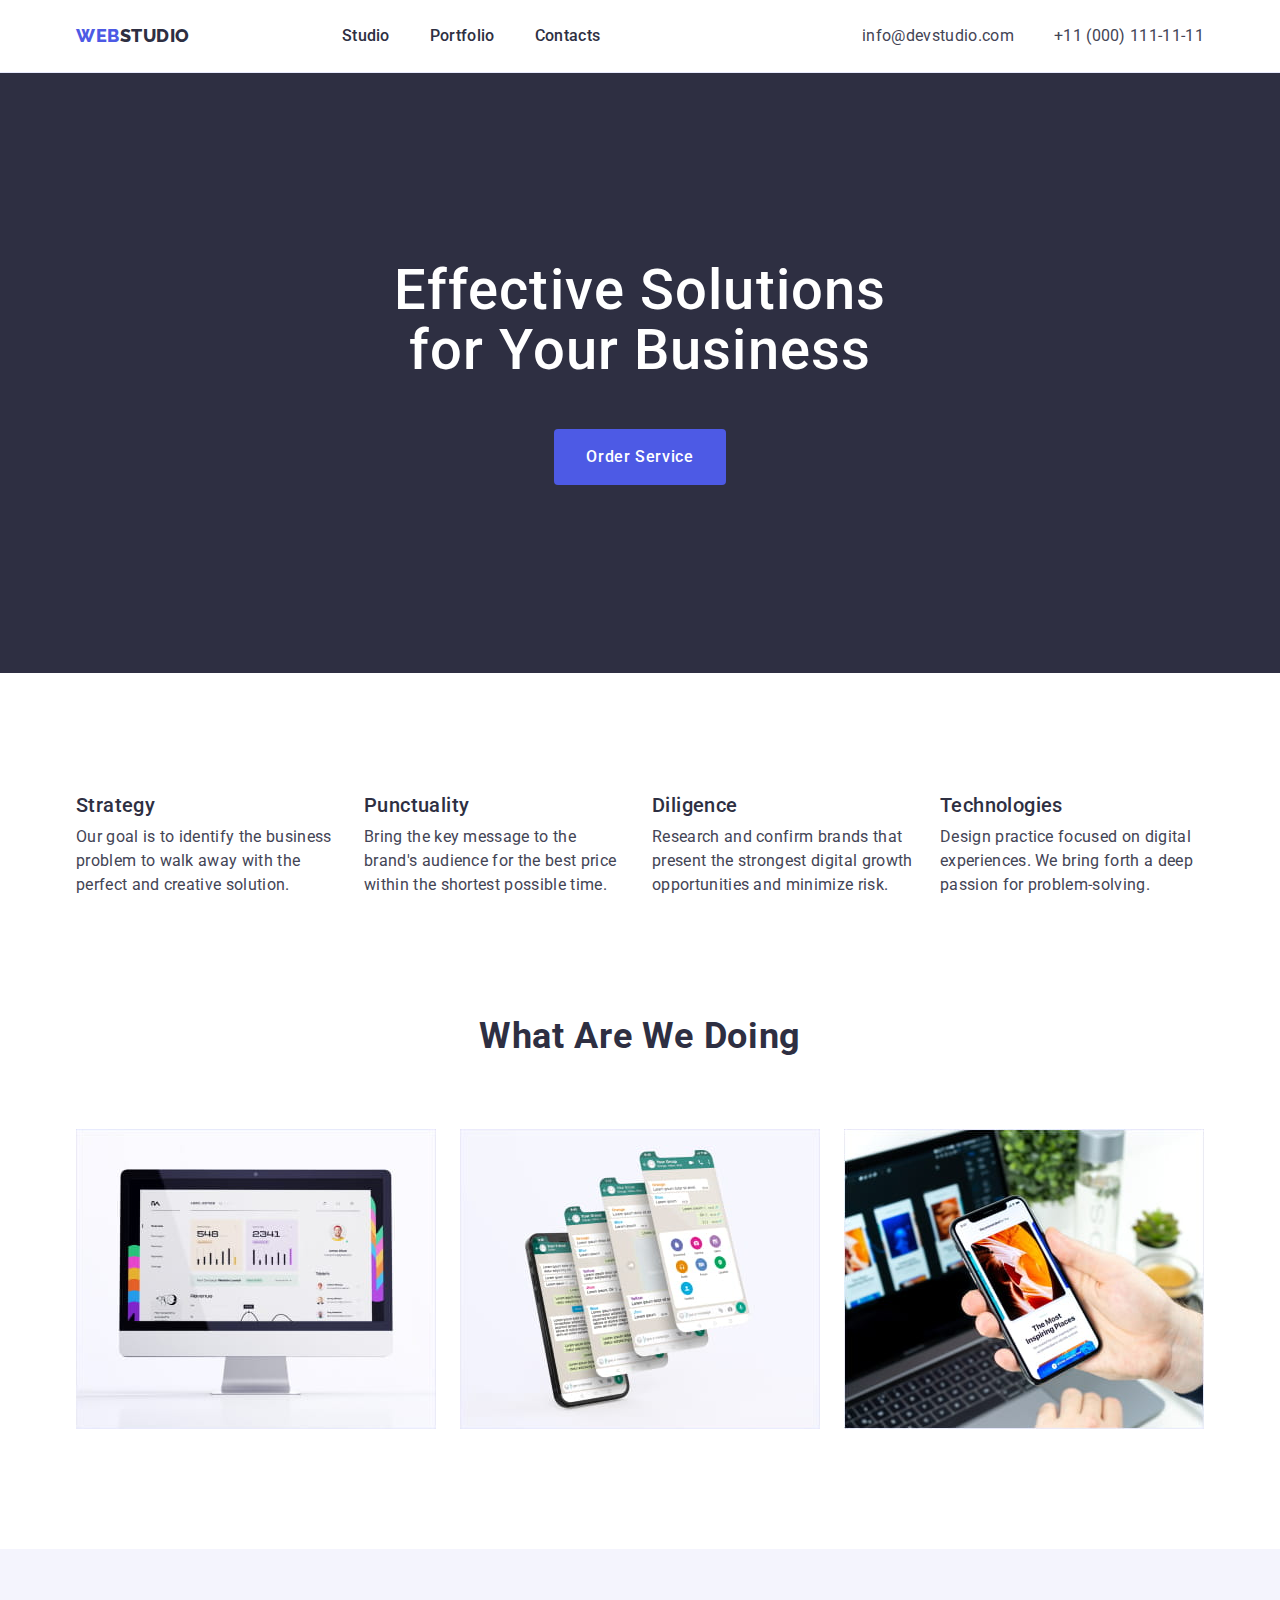
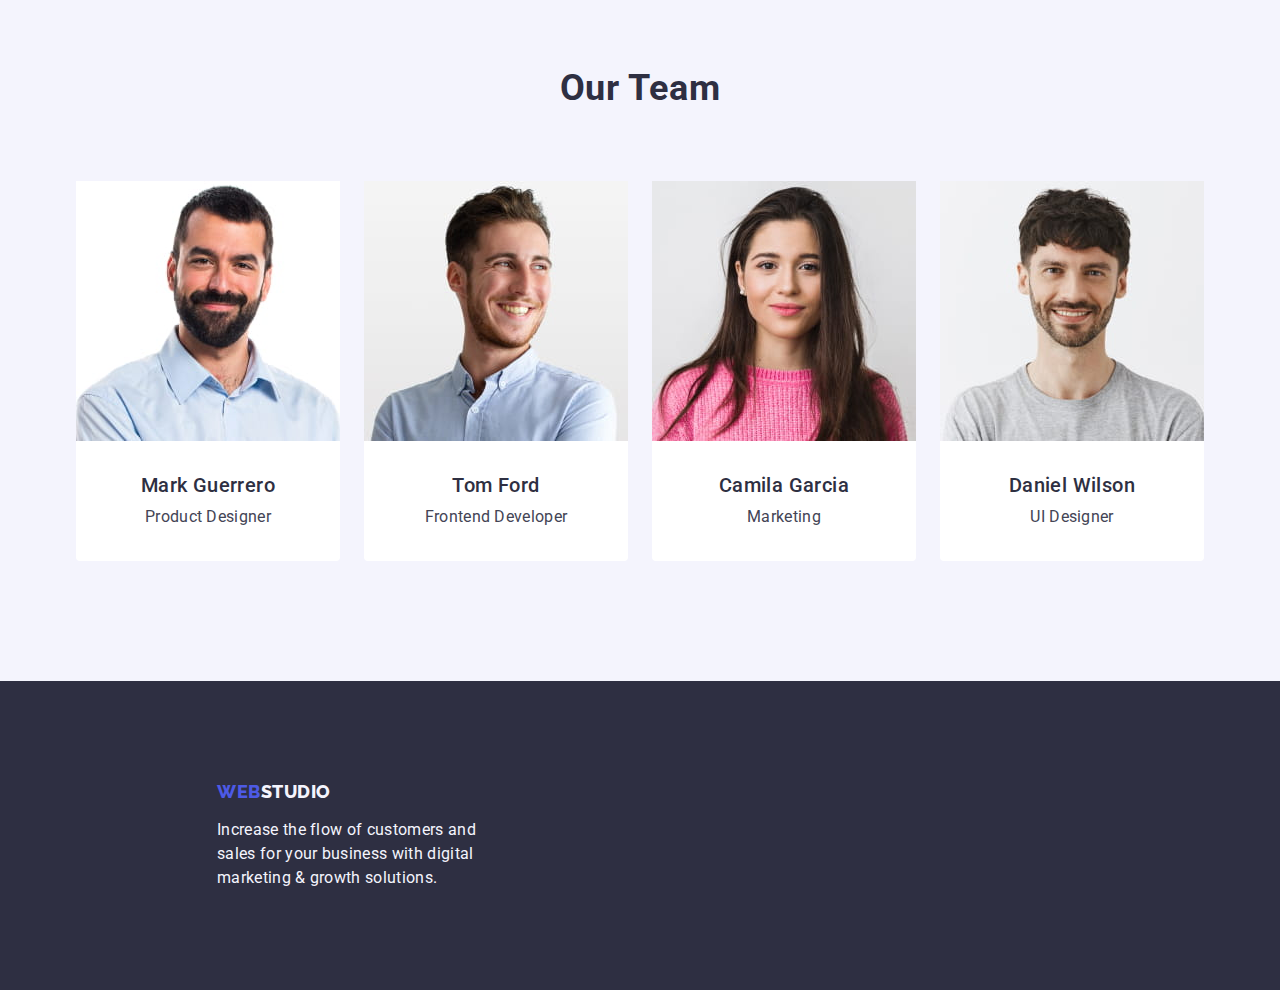
<file: index.html>
<!DOCTYPE html>
<html lang="en">
  <head>
    <meta charset="UTF-8" />
    <meta http-equiv="X-UA-Compatible" content="IE=edge" />
    <meta name="viewport" content="width=device-width, initial-scale=1.0" />
    <meta name="description" content="web solution for business" />
    <link rel="preconnect" href="https://fonts.googleapis.com" />
    <link rel="preconnect" href="https://fonts.gstatic.com" crossorigin />
    <link
      href="https://fonts.googleapis.com/css2?family=Raleway:wght@800&family=Roboto:wght@400;500;700;900&display=swap"
      rel="stylesheet"
    />
    <link
      rel="stylesheet"
      href="https://cdn.jsdelivr.net/npm/modern-normalize@2.0.0/modern-normalize.min.css"
    />
    <link rel="stylesheet" href="./css/styles.css" />
    <title>Web Studio</title>
  </head>

  <body class="page">
    <header class="header">
      <div class="container container-header">
        <nav class="header-nav">
          <a class="header-logo-link link" href="./index.html"
            >Web<span class="header-logo-accent">Studio</span></a
          >
          <ul class="header-nav-list list">
            <li class="header-nav-item">
              <a class="header-nav-link link" href="./index.html">Studio</a>
            </li>
            <li class="header-nav-item">
              <a class="header-nav-link link" href="./portfolio.html"
                >Portfolio</a
              >
            </li>
            <li class="header-nav-item">
              <a class="header-nav-link link" href="">Contacts</a>
            </li>
          </ul>
        </nav>

        <address class="header-address">
          <ul class="header-address-list list">
            <li class="header-address-item">
              <a
                class="header-address-link link"
                href="mailto:info@devstudio.com"
                >info@devstudio.com</a
              >
            </li>
            <li class="header-address-item">
              <a class="header-address-link link" href="tel:+110001111111"
                >+11 (000) 111-11-11</a
              >
            </li>
          </ul>
        </address>
      </div>
    </header>

    <main class="main">
      <!-- First section -->
      <section class="hero">
        <div class="container container-hero">
          <h1 class="hero-title">Effective Solutions for Your Business</h1>
          <button class="hero-button button" type="button">
            Order Service
          </button>
        </div>
      </section>

      <!-- SwiftTech section -->
      <section class="swifttech">
        <div class="container container-swifttech">
          <h2 class="swifttech-title visually-hidden">SwiftTech</h2>
          <ul class="swifttech-list list">
            <li class="swifttech-item">
              <h3 class="swifttech-subtitle">Strategy</h3>
              <p class="swifttech-text">
                Our goal is to identify the business problem to walk away with
                the perfect and creative solution.
              </p>
            </li>
            <li class="swifttech-item">
              <h3 class="swifttech-subtitle">Punctuality</h3>
              <p class="swifttech-text">
                Bring the key message to the brand's audience for the best price
                within the shortest possible time.
              </p>
            </li>
            <li class="swifttech-item">
              <h3 class="swifttech-subtitle">Diligence</h3>
              <p class="swifttech-text">
                Research and confirm brands that present the strongest digital
                growth opportunities and minimize risk.
              </p>
            </li>
            <li class="swifttech-item">
              <h3 class="swifttech-subtitle">Technologies</h3>
              <p class="swifttech-text">
                Design practice focused on digital experiences. We bring forth a
                deep passion for problem-solving.
              </p>
            </li>
          </ul>
        </div>
      </section>

      <!-- What are we doing section -->
      <section class="doing">
        <div class="container container-doing">
          <h2 class="doing-title">What are we doing</h2>
          <ul class="doing-list list">
            <li class="doing-item">
              <img
                class="doing-img"
                src="./images/doing1.jpg"
                alt="What are we doing"
                width="360"
                height="300"
              />
            </li>
            <li class="doing-item">
              <img
                class="doing-img"
                src="./images/doing2.jpg"
                alt="What are we doing"
                width="360"
                height="300"
              />
            </li>
            <li class="doing-item">
              <img
                class="doing-img"
                src="./images/doing3.jpg"
                alt="What are we doing"
                width="360"
                height="300"
              />
            </li>
          </ul>
        </div>
      </section>

      <!-- Team section -->
      <section class="team">
        <div class="container container-team">
          <h2 class="team-title">Our Team</h2>
          <ul class="team-list list">
            <li class="team-item">
              <img
                class="team-img"
                src="./images/team1.jpg"
                alt="Mark Guerrero"
                width="264"
                height="260"
              />
              <div class="team-description">
                <h3 class="team-subtitle">Mark Guerrero</h3>
                <p class="team-text">Product Designer</p>
              </div>
            </li>
            <li class="team-item">
              <img
                class="team-img"
                src="./images/team2.jpg"
                alt="Tom Ford"
                width="264"
                height="260"
              />
              <div class="team-description">
                <h3 class="team-subtitle">Tom Ford</h3>
                <p class="team-text">Frontend Developer</p>
              </div>
            </li>
            <li class="team-item">
              <img
                class="team-img"
                src="./images/team3.jpg"
                alt="Camila Garcia"
                width="264"
                height="260"
              />
              <div class="team-description">
                <h3 class="team-subtitle">Camila Garcia</h3>
                <p class="team-text">Marketing</p>
              </div>
            </li>
            <li class="team-item">
              <img
                class="team-img"
                src="./images/team4.jpg"
                alt="Daniel Wilson"
                width="264"
                height="260"
              />
              <div class="team-description">
                <h3 class="team-subtitle">Daniel Wilson</h3>
                <p class="team-text">UI Designer</p>
              </div>
            </li>
          </ul>
        </div>
      </section>
    </main>

    <footer class="footer">
      <div class="container container-footer">
        <a class="footer-logo-link link" href="./index.html"
          >Web<span class="footer-logo-accent">Studio</span></a
        >
        <p class="footer-text">
          Increase the flow of customers and sales for your business with
          digital marketing & growth solutions.
        </p>
      </div>
    </footer>
  </body>
</html>
</file>
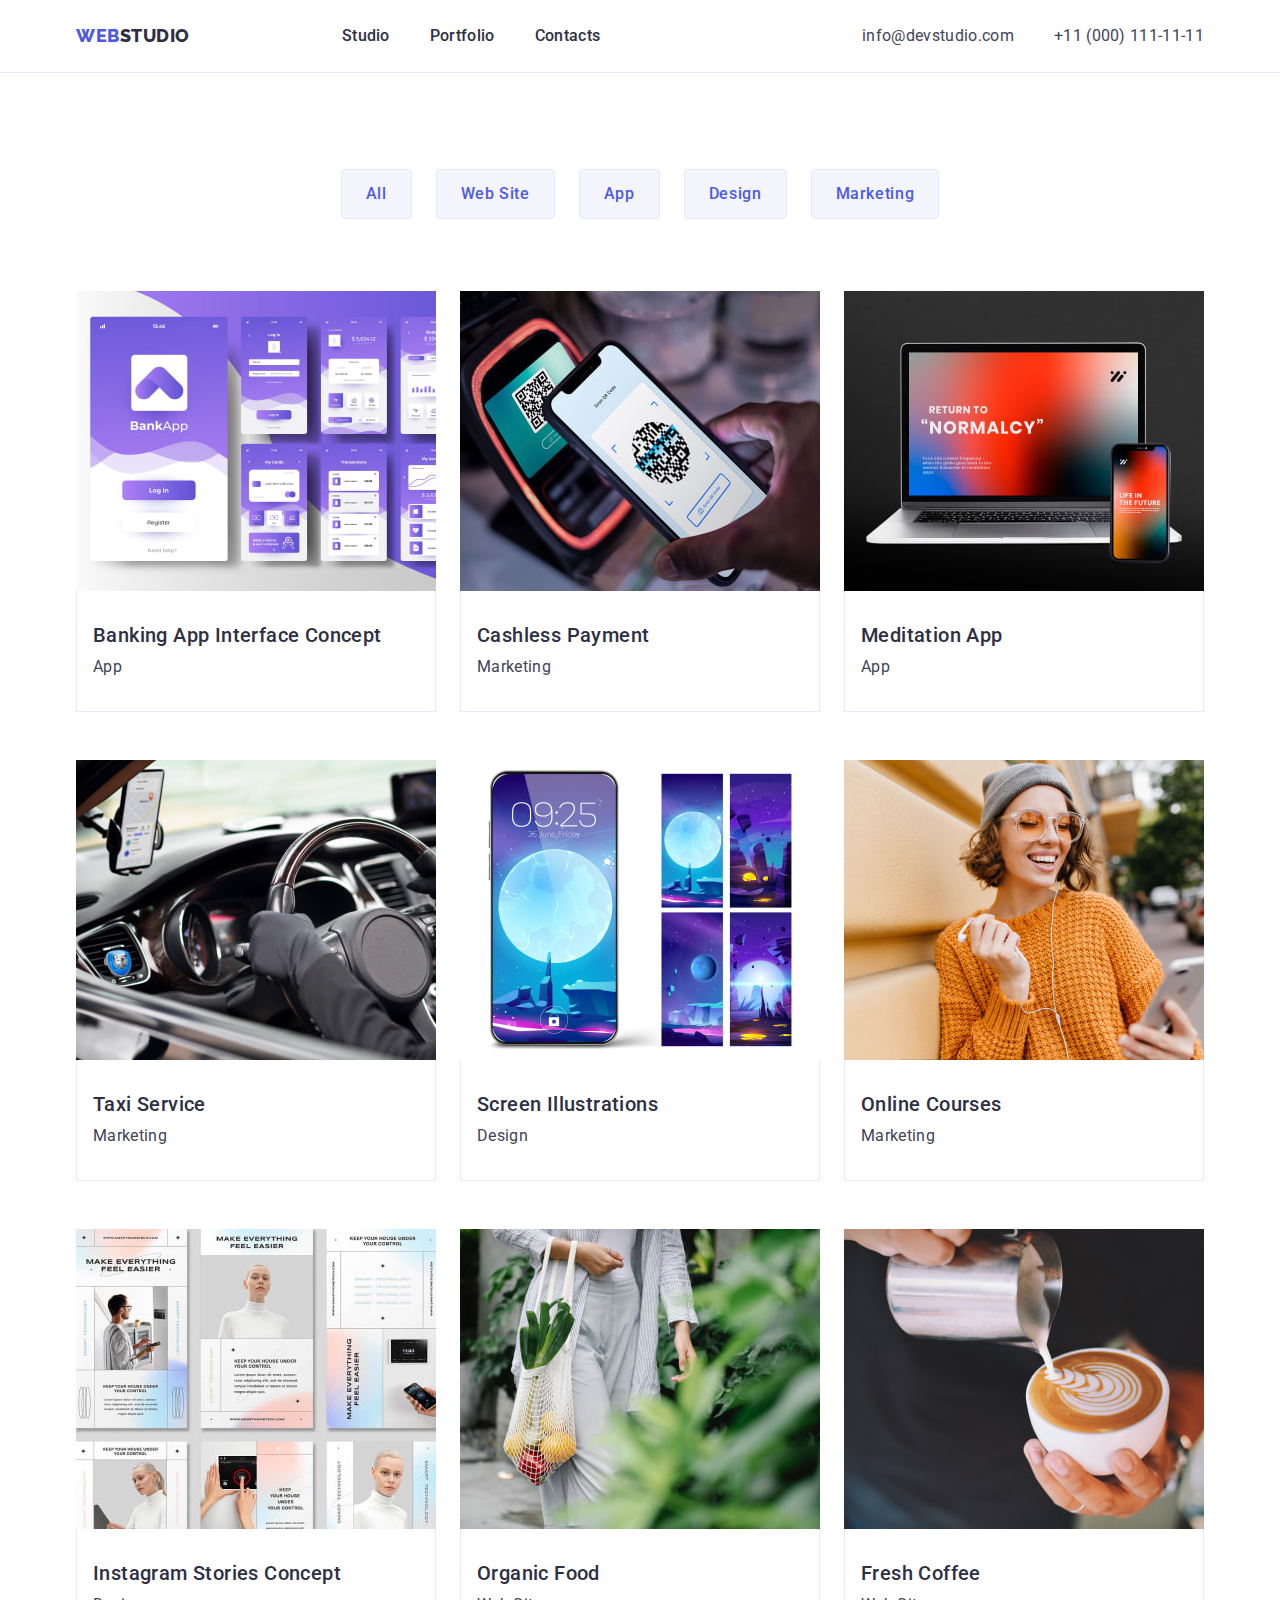
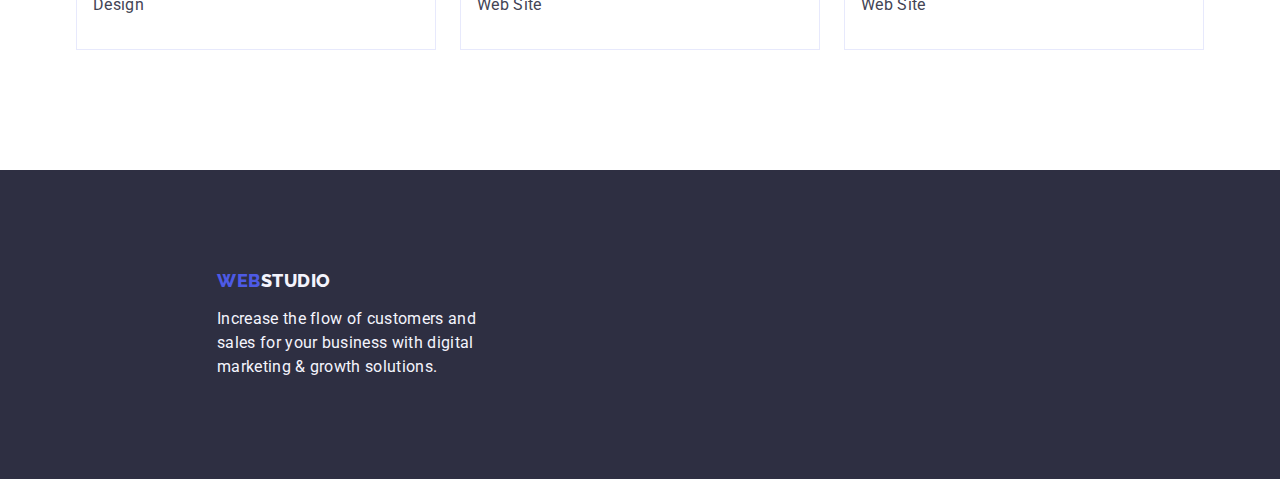
<file: portfolio.html>
<!DOCTYPE html>
<html lang="en">
  <head>
    <meta charset="UTF-8" />
    <meta http-equiv="X-UA-Compatible" content="IE=edge" />
    <meta name="viewport" content="width=device-width, initial-scale=1.0" />
    <meta name="description" content="web solution for business" />
    <link rel="preconnect" href="https://fonts.googleapis.com" />
    <link rel="preconnect" href="https://fonts.gstatic.com" crossorigin />
    <link
      href="https://fonts.googleapis.com/css2?family=Raleway:wght@800&family=Roboto:wght@400;500;700;900&display=swap"
      rel="stylesheet"
    />
    <link
      rel="stylesheet"
      href="https://cdn.jsdelivr.net/npm/modern-normalize@2.0.0/modern-normalize.min.css"
    />
    <link rel="stylesheet" href="./css/styles.css" />
    <title>Web Studio</title>
  </head>
  <body>
    <header class="header">
      <div class="container container-header">
        <nav class="header-nav">
          <a class="header-logo-link link" href="./index.html"
            >Web<span class="header-logo-accent">Studio</span></a
          >
          <ul class="header-nav-list list">
            <li class="header-nav-item">
              <a class="header-nav-link link" href="./index.html">Studio</a>
            </li>
            <li class="header-nav-item">
              <a class="header-nav-link link" href="./portfolio.html"
                >Portfolio</a
              >
            </li>
            <li class="header-nav-item">
              <a class="header-nav-link link" href="">Contacts</a>
            </li>
          </ul>
        </nav>

        <address class="header-address">
          <ul class="header-address-list list">
            <li class="header-address-item">
              <a
                class="header-address-link link"
                href="mailto:info@devstudio.com"
                >info@devstudio.com</a
              >
            </li>
            <li class="header-address-item">
              <a class="header-address-link link" href="tel:+110001111111"
                >+11 (000) 111-11-11</a
              >
            </li>
          </ul>
        </address>
      </div>
    </header>

    <main class="main">
      <section class="portfolio">
        <div class="container container-portfolio">
          <h1 class="portfolio-title visually-hidden">Portfolio</h1>

          <!-- Portfolio buttons -->
          <ul class="filter-list list">
            <li class="filter-item">
              <button class="portfolio-button button" type="button">All</button>
            </li>
            <li class="filter-item">
              <button class="portfolio-button button" type="button">
                Web Site
              </button>
            </li>
            <li class="filter-item">
              <button class="portfolio-button button" type="button">App</button>
            </li>
            <li class="filter-item">
              <button class="portfolio-button button" type="button">
                Design
              </button>
            </li>
            <li class="filter-item">
              <button class="portfolio-button button" type="button">
                Marketing
              </button>
            </li>
          </ul>

          <!-- Portfolio gallery -->
          <ul class="portfolio-list list">
            <li class="portfolio-item">
              <a class="portfolio-link link" href=""
                ><img
                  class="portfolio-img"
                  src="./images/portfolio/portfolio1.jpg"
                  alt="Banking app"
                  width="360"
                  height="300"
                />
                <div class="portfolio-description">
                  <h2 class="gallery-subtitle">
                    Banking App Interface Concept
                  </h2>
                  <p class="gallery-text">App</p>
                </div>
              </a>
            </li>
            <li class="portfolio-item">
              <a class="portfolio-link link" href=""
                ><img
                  class="portfolio-img"
                  src="./images/portfolio/portfolio2.jpg"
                  alt="Cashless Payment"
                  width="360"
                  height="300"
                />
                <div class="portfolio-description">
                  <h2 class="gallery-subtitle">Cashless Payment</h2>
                  <p class="gallery-text">Marketing</p>
                </div>
              </a>
            </li>
            <li class="portfolio-item">
              <a class="portfolio-link link" href="">
                <img
                  class="portfolio-img"
                  src="./images/portfolio/portfolio3.jpg"
                  alt="Laptop and mobile phone with app Normalcy"
                  width="360"
                  height="300"
                />
                <div class="portfolio-description">
                  <h2 class="gallery-subtitle">Meditation App</h2>
                  <p class="gallery-text">App</p>
                </div>
              </a>
            </li>
            <li class="portfolio-item">
              <a class="portfolio-link link" href=""
                ><img
                  class="portfolio-img"
                  src="./images/portfolio/portfolio4.jpg"
                  alt="Taxi Service in mobile phone"
                  width="360"
                  height="300"
                />
                <div class="portfolio-description">
                  <h2 class="gallery-subtitle">Taxi Service</h2>
                  <p class="gallery-text">Marketing</p>
                </div>
              </a>
            </li>
            <li class="portfolio-item">
              <a class="portfolio-link link" href=""
                ><img
                  class="portfolio-img"
                  src="./images/portfolio/portfolio5.jpg"
                  alt="Screen Illustrations"
                  width="360"
                  height="300"
                />
                <div class="portfolio-description">
                  <h2 class="gallery-subtitle">Screen Illustrations</h2>
                  <p class="gallery-text">Design</p>
                </div>
              </a>
            </li>
            <li class="portfolio-item">
              <a class="portfolio-link link" href=""
                ><img
                  class="portfolio-img"
                  src="./images/portfolio/portfolio6.jpg"
                  alt="Girl with earheads, phone and glasses"
                  width="360"
                  height="300"
                />
                <div class="portfolio-description">
                  <h2 class="gallery-subtitle">Online Courses</h2>
                  <p class="gallery-text">Marketing</p>
                </div>
              </a>
            </li>
            <li class="portfolio-item">
              <a class="portfolio-link link" href=""
                ><img
                  class="portfolio-img"
                  src="./images/portfolio/portfolio7.jpg"
                  alt="Instagram Stories Concept"
                  width="360"
                  height="300"
                />
                <div class="portfolio-description">
                  <h2 class="gallery-subtitle">Instagram Stories Concept</h2>
                  <p class="gallery-text">Design</p>
                </div>
              </a>
            </li>
            <li class="portfolio-item">
              <a class="portfolio-link link" href=""
                ><img
                  class="portfolio-img"
                  src="./images/portfolio/portfolio8.jpg"
                  alt="Woman with organic food"
                  width="360"
                  height="300"
                />
                <div class="portfolio-description">
                  <h2 class="gallery-subtitle">Organic Food</h2>
                  <p class="gallery-text">Web Site</p>
                </div>
              </a>
            </li>
            <li class="portfolio-item">
              <a class="portfolio-link link" href=""
                ><img
                  class="portfolio-img"
                  src="./images/portfolio/portfolio9.jpg"
                  alt="Barista make coffee"
                  width="360"
                  height="300"
                />
                <div class="portfolio-description">
                  <h2 class="gallery-subtitle">Fresh Coffee</h2>
                  <p class="gallery-text">Web Site</p>
                </div>
              </a>
            </li>
          </ul>
        </div>
      </section>
    </main>
    <footer class="footer">
      <div class="container container-footer">
        <a class="footer-logo-link link" href="./index.html"
          >Web<span class="footer-logo-accent">Studio</span></a
        >
        <p class="footer-text">
          Increase the flow of customers and sales for your business with
          digital marketing & growth solutions.
        </p>
      </div>
    </footer>
  </body>
</html>
</file>
<file: css/styles.css>
/* Primary Brand */
:root {
  --iris-color: #4d5ae5;
  --ocean-color: #404bbf;
  --navy-blue-color: #2e2f42;
  --green-color: #31d0aa;
  --slate-color: #434455;
  --light-slate-color: #8e8f99;
  --cornflower-color: #e7e9fc;
  --cloud-color: #f4f4fd;
  --navy-blue-modal: #2e2f42;
  --grey-color: #2e2f42;
  --white-color: #ffffff;
  --dairy-color: #fcfcfc;
}

/**
  |============================
  | Comon rules
  |============================
*/

body {
  font-family: 'Roboto', sans-serif;
  color: var(--slate-color);
  background-color: var(--white-color);
  line-height: 1.5;
}

/**
  |============================
  | Global style reset
  |============================
*/

ul,
ol {
  list-style-type: none;
  padding: 0;
  margin: 0;
}

h1,
h2,
h3,
h4,
h5,
h6 {
  margin: 0;
}

p {
  margin: 0;
}

img {
  display: block;
  max-width: 100%;
  height: auto;
}

.visually-hidden {
  position: absolute;
  width: 1px;
  height: 1px;
  margin: -1px;
  border: 0;
  padding: 0;

  white-space: nowrap;
  clip-path: inset(100%);
  clip: rect(0 0 0 0);
  overflow: hidden;
}

.link {
  text-decoration: none;
  color: currentColor;
}

.list {
  list-style: none;
}

address {
  font-style: normal;
}

.button {
  font-family: inherit;
  cursor: pointer;
  line-height: 1.5;
}

.container {
  max-width: 1158px;
  padding: 0 15px;
  margin: 0 auto;
}

/**
  |============================
  | header
  |============================
*/

.container-header {
  display: flex;
  justify-content: space-between;
}

.header {
  border-bottom: 1px solid var(--cornflower-color);
  padding-top: 24px;
  padding-bottom: 24px;
}

.header-nav {
  display: flex;
  gap: 76px;
  align-items: center;
}

.header-logo-link {
  font-family: 'Raleway', sans-serif;
  font-weight: 800;
  font-size: 18px;
  line-height: 1.17;
  letter-spacing: 0.03em;
  text-transform: uppercase;
  color: var(--iris-color);
  margin-right: 76px;
}

.header-logo-accent {
  color: var(--navy-blue-color);
}

.header-nav-list {
  display: flex;
  gap: 40px;
}

/* .header-nav-item {
} */

.header-nav-link {
  font-weight: 500;
  letter-spacing: 0.02em;
  color: var(--navy-blue-color);
  padding-top: 24px;
  padding-bottom: 24px;
}

.header-nav-link:hover,
.header-nav-link:focus {
  color: var(--ocean-color);
}

/* .header-address {
} */

.header-address-list {
  display: flex;
  gap: 40px;
}

/* .header-address-item {
} */

.header-address-link {
  letter-spacing: 0.02em;
}

.header-address-link:hover,
.header-address-link:focus {
  color: var(--ocean-color);
}

/**
  |============================
  | First section
  |============================
*/

.hero {
  background-color: var(--navy-blue-color);
  padding: 188px 0 188px;
}

/* .container-hero {
} */

.hero-title {
  font-weight: 500;
  font-size: 56px;
  line-height: 1.07;
  text-align: center;
  letter-spacing: 0.02em;
  color: var(--white-color);
  margin-bottom: 48px;
  margin-left: auto;
  margin-right: auto;
  max-width: 496px;
}

.hero-button {
  display: block;
  background-color: var(--iris-color);
  font-weight: 500;
  letter-spacing: 0.04em;
  color: var(--white-color);
  margin-left: auto;
  margin-right: auto;
  padding: 16px 32px;
  min-width: 169px;
  height: 56px;
  border-radius: 4px;
  border: 0px;
}

.hero-button:hover,
.hero-button:focus {
  background-color: var(--ocean-color);
}

/**
  |============================
  | SwiftTech section
  |============================
*/

.swifttech {
  padding: 120px 0 120px;
}

/* .swifttech-title {
} */

.swifttech-list {
  display: flex;
  justify-content: space-between;
  gap: 24px;
}

.swifttech-item {
  flex-basis: calc((100% - 3 * 24px) / 4);
}

.swifttech-subtitle {
  font-weight: 500;
  font-size: 20px;
  line-height: 1.2;
  letter-spacing: 0.02em;
  color: var(--navy-blue-color);
  margin-bottom: 8px;
}

.swifttech-text {
  letter-spacing: 0.02em;
}

/**
  |============================
  | What are we doing section
  |============================
*/

.doing {
  padding-bottom: 120px;
}

.doing-title {
  font-weight: 700;
  font-size: 36px;
  line-height: 1.11;
  text-align: center;
  text-transform: capitalize;
  letter-spacing: 0.02em;
  color: var(--navy-blue-color);
  margin-bottom: 72px;
}

.doing-list {
  display: flex;
  gap: 24px;
}

/* .doing-item {
} */

/* .doing-img {
} */

/**
  |============================
  | Team section
  |============================
*/

.team {
  background-color: var(--cloud-color);
  padding: 120px 0px 120px;
}

/* .container-team {
} */

.team-title {
  font-weight: 700;
  font-size: 36px;
  line-height: 1.11;
  text-align: center;
  letter-spacing: 0.02em;
  text-transform: capitalize;
  color: var(--navy-blue-color);
  margin-bottom: 72px;
}

.team-list {
  display: flex;
  gap: 24px;
}

.team-item {
  background-color: var(--white-color);
  border-bottom-left-radius: 4px;
  border-bottom-right-radius: 4px;
}

/* .team-img {
} */

.team-description {
  padding: 32px 16px;
}

.team-subtitle {
  font-weight: 500;
  font-size: 20px;
  line-height: 1.2;
  text-align: center;
  letter-spacing: 0.02em;
  color: var(--navy-blue-color);
  margin-bottom: 8px;
}

.team-text {
  letter-spacing: 0.02em;
  text-align: center;
}

/**
  |============================
  | footer
  |============================
*/

.container-footer {
  padding-left: 156px;
}

.footer {
  background-color: var(--navy-blue-color);
  padding: 100px 0;
}

.footer-logo-link {
  font-family: 'Raleway', sans-serif;
  font-weight: 800;
  font-size: 18px;
  line-height: 1.17;
  letter-spacing: 0.03em;
  text-transform: uppercase;
  color: var(--iris-color);
  display: inline-block;
  margin-bottom: 16px;
}

.footer-logo-accent {
  color: var(--cloud-color);
}
.footer-text {
  letter-spacing: 0.02em;
  color: var(--cloud-color);
  width: 264px;
}

/**
  |============================
  | Portfolio buttons
  |============================
*/

.portfolio {
  padding: 96px 0 120px;
}

.filter-list {
  display: flex;
  justify-content: center;
  gap: 24px;
  margin-bottom: 72px;
}

/* .filter-item {
} */

.portfolio-button {
  background-color: var(--cloud-color);
  font-weight: 500;
  text-align: center;
  letter-spacing: 0.04em;
  color: var(--iris-color);
  padding: 12px 24px;
  border-radius: 4px;
  border: 1px solid var(--cornflower-color);
}

.portfolio-button:hover,
.portfolio-button:focus {
  background-color: var(--ocean-color);
  color: var(--white-color);
  border: 1px solid transparent;
}

/**
  |============================
  | Portfolio gallery
  |============================
*/

/* .container-portfolio {
} */

.portfolio-list {
  display: flex;
  flex-wrap: wrap;
  row-gap: 48px;
  column-gap: 24px;
}

.portfolio-description {
  border: 1px solid var(--cornflower-color);
  border-top: 0px;
  padding: 32px 16px;
}

/* .portfolio-item {
} */

/* .portfolio-link {
} */

/* .portfolio-img {
} */

.gallery-subtitle {
  font-weight: 500;
  font-size: 20px;
  line-height: 1.2;
  letter-spacing: 0.02em;
  color: var(--navy-blue-color);
  margin-bottom: 8px;
}

.gallery-text {
  letter-spacing: 0.02em;
}
</file>
